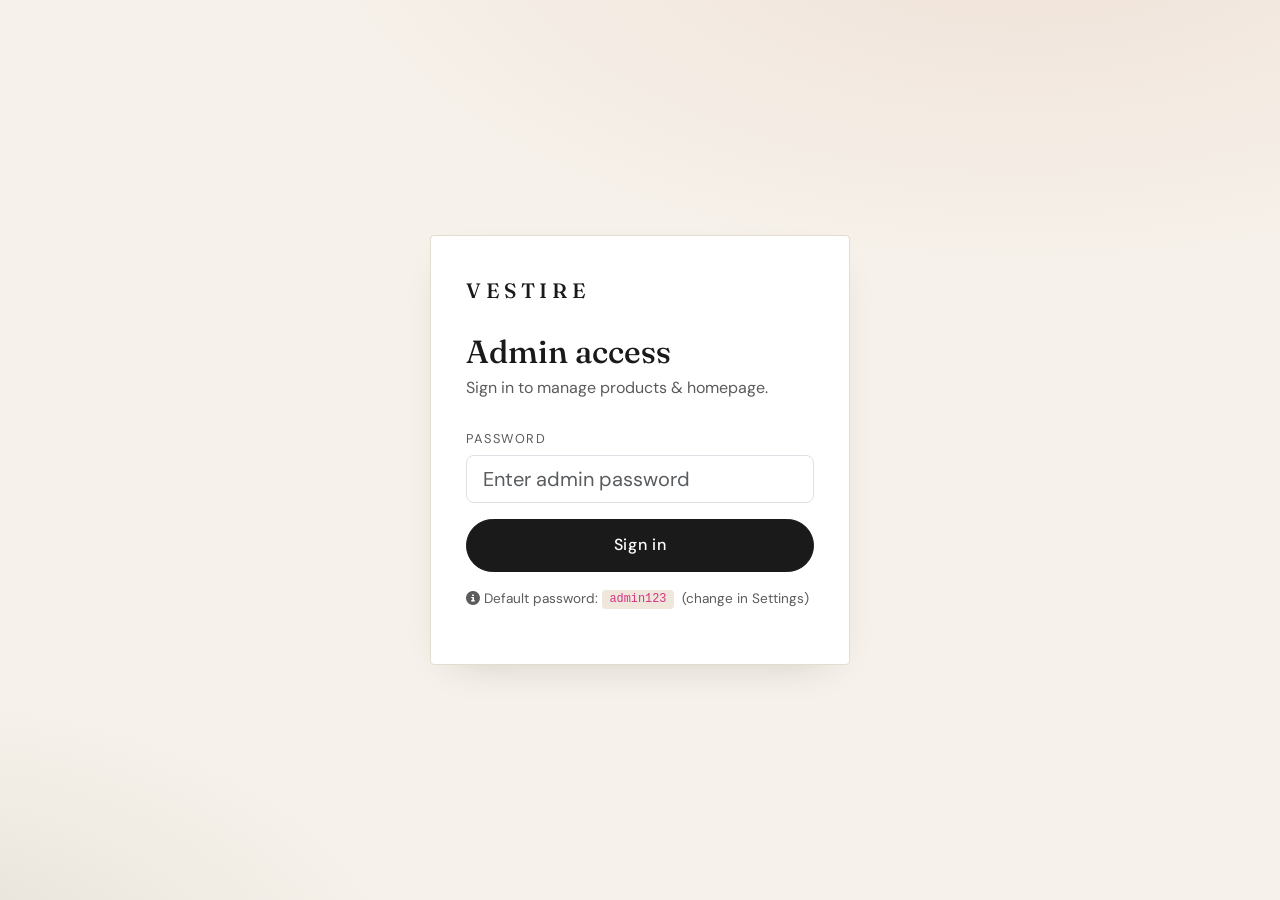
<file: admin.html>
<!DOCTYPE html>
<html lang="en">
<head>
  <meta charset="UTF-8" />
  <meta name="viewport" content="width=device-width, initial-scale=1.0" />
  <title>Admin · VESTIRE</title>
  <link href="https://cdn.jsdelivr.net/npm/bootstrap@5.3.2/dist/css/bootstrap.min.css" rel="stylesheet" />
  <link href="https://fonts.googleapis.com/css2?family=Fraunces:opsz,wght@9..144,300;9..144,400;9..144,500;9..144,600&family=DM+Sans:wght@300;400;500;600&display=swap" rel="stylesheet" />
  <link rel="stylesheet" href="https://cdnjs.cloudflare.com/ajax/libs/font-awesome/6.5.1/css/all.min.css" />
  <link rel="stylesheet" href="css/style.css" />
</head>
<body class="admin-body">

  <!-- LOGIN -->
  <section id="loginView" class="admin-login" data-testid="login-view">
    <div class="login-card">
      <a href="index.html" class="brand-mark login-brand" data-testid="login-brand">VESTIRE</a>
      <h2 class="login-title">Admin access</h2>
      <p class="login-sub">Sign in to manage products &amp; homepage.</p>
      <form id="loginForm" autocomplete="off">
        <div class="mb-3">
          <label class="form-label">Password</label>
          <input type="password" class="form-control form-control-lg" id="pwInput" placeholder="Enter admin password" required data-testid="login-password"/>
        </div>
        <div class="text-danger small mb-3 d-none" id="loginError" data-testid="login-error">Wrong password. Try again.</div>
        <button class="btn btn-dark btn-pill w-100" type="submit" data-testid="login-submit">Sign in</button>
      </form>
      <p class="login-hint mt-3" data-testid="login-hint">
        <i class="fa-solid fa-circle-info"></i>
        Default password: <code>admin123</code> &nbsp;(change in Settings)
      </p>
    </div>
  </section>

  <!-- DASHBOARD -->
  <section id="dashView" class="admin-dash d-none" data-testid="dash-view">
    <aside class="admin-side">
      <div class="brand-mark admin-brand">VESTIRE</div>
      <p class="admin-sub">Admin Panel</p>
      <nav class="admin-nav" data-testid="admin-nav">
        <a href="#" class="admin-link active" data-tab="products" data-testid="tab-products"><i class="fa-solid fa-tag"></i> Products</a>
        <a href="#" class="admin-link" data-tab="hero" data-testid="tab-hero"><i class="fa-regular fa-image"></i> Homepage</a>
        <a href="#" class="admin-link" data-tab="settings" data-testid="tab-settings"><i class="fa-solid fa-gear"></i> Settings</a>
      </nav>
      <div class="admin-side-bottom">
        <a href="index.html" class="admin-link" data-testid="view-site"><i class="fa-solid fa-arrow-up-right-from-square"></i> View site</a>
        <a href="#" class="admin-link" id="logoutBtn" data-testid="logout-btn"><i class="fa-solid fa-right-from-bracket"></i> Sign out</a>
      </div>
    </aside>

    <main class="admin-main">
      <!-- PRODUCTS TAB -->
      <div class="admin-tab" id="tab-products" data-testid="products-pane">
        <div class="admin-head d-flex justify-content-between align-items-center flex-wrap gap-3">
          <div>
            <h2 class="admin-title">Products</h2>
            <p class="admin-desc">Add, edit, or remove items from your catalog.</p>
          </div>
          <button class="btn btn-dark btn-pill" id="newProductBtn" data-testid="new-product-btn"><i class="fa-solid fa-plus me-2"></i>New product</button>
        </div>

        <div class="admin-stats row g-3 mb-4" data-testid="admin-stats">
          <div class="col-md-4"><div class="stat-card"><span class="stat-label">Total products</span><span class="stat-value" id="statCount">0</span></div></div>
          <div class="col-md-4"><div class="stat-card"><span class="stat-label">Categories</span><span class="stat-value" id="statCats">0</span></div></div>
          <div class="col-md-4"><div class="stat-card"><span class="stat-label">Avg. price</span><span class="stat-value" id="statAvg">&#8377;0</span></div></div>
        </div>

        <div class="table-card">
          <table class="table align-middle admin-table" data-testid="products-table">
            <thead><tr><th>Image</th><th>Name</th><th>Category</th><th>Price</th><th class="text-end">Actions</th></tr></thead>
            <tbody id="productsBody"></tbody>
          </table>
        </div>
      </div>

      <!-- HERO TAB -->
      <div class="admin-tab d-none" id="tab-hero" data-testid="hero-pane">
        <div class="admin-head">
          <h2 class="admin-title">Homepage hero</h2>
          <p class="admin-desc">Change the headline, subtitle, image, and CTA shown at the top of your site.</p>
        </div>
        <div class="row g-4">
          <div class="col-lg-6">
            <form id="heroForm" class="form-card">
              <div class="mb-3"><label class="form-label">Eyebrow tag</label><input class="form-control" id="heroEyebrow" data-testid="hero-eyebrow-input"/></div>
              <div class="mb-3"><label class="form-label">Headline (use &lt;br&gt; for line break, &lt;em&gt; for italic)</label><textarea class="form-control" id="heroTitle" rows="2" data-testid="hero-title-input"></textarea></div>
              <div class="mb-3"><label class="form-label">Subtitle</label><textarea class="form-control" id="heroSubtitle" rows="3" data-testid="hero-subtitle-input"></textarea></div>
              <div class="mb-3"><label class="form-label">Image URL</label><input class="form-control" id="heroImageUrl" data-testid="hero-image-input"/></div>
              <div class="mb-3"><label class="form-label">Image caption</label><input class="form-control" id="heroCaption" data-testid="hero-caption-input"/></div>
              <button type="submit" class="btn btn-dark btn-pill" data-testid="hero-save-btn">Save changes</button>
              <span class="ms-3 small text-success d-none" id="heroSaved" data-testid="hero-saved-msg">Saved ✓</span>
            </form>
          </div>
          <div class="col-lg-6">
            <label class="form-label">Live preview</label>
            <div class="hero-preview" data-testid="hero-preview">
              <img id="heroPreviewImg" alt=""/>
              <div class="hero-preview-text">
                <span class="eyebrow" id="heroPreviewEyebrow"></span>
                <h3 id="heroPreviewTitle"></h3>
                <p id="heroPreviewSub"></p>
              </div>
            </div>
          </div>
        </div>
      </div>

      <!-- SETTINGS TAB -->
      <div class="admin-tab d-none" id="tab-settings" data-testid="settings-pane">
        <div class="admin-head">
          <h2 class="admin-title">Settings</h2>
          <p class="admin-desc">Change admin password or reset all content to defaults.</p>
        </div>
        <div class="row g-4">
          <div class="col-lg-6">
            <form id="pwForm" class="form-card">
              <h5>Change password</h5>
              <div class="mb-3"><label class="form-label">Current password</label><input type="password" class="form-control" id="curPw" required data-testid="cur-pw"/></div>
              <div class="mb-3"><label class="form-label">New password</label><input type="password" class="form-control" id="newPw" required minlength="4" data-testid="new-pw"/></div>
              <button class="btn btn-dark btn-pill" type="submit" data-testid="save-pw-btn">Update password</button>
              <span class="ms-3 small d-none" id="pwMsg" data-testid="pw-msg"></span>
            </form>
          </div>
          <div class="col-lg-6">
            <div class="form-card">
              <h5>Reset content</h5>
              <p class="text-muted small">This will delete all your custom products and hero settings, restoring the default demo content.</p>
              <button class="btn btn-outline-danger btn-pill" id="resetBtn" data-testid="reset-btn"><i class="fa-solid fa-rotate-left me-2"></i>Reset to defaults</button>
            </div>
          </div>
        </div>
      </div>
    </main>
  </section>

  <!-- Product modal -->
  <div class="modal fade" id="productModal" tabindex="-1" aria-hidden="true">
    <div class="modal-dialog modal-dialog-centered modal-lg">
      <div class="modal-content">
        <div class="modal-header">
          <h5 class="modal-title" id="productModalTitle">New product</h5>
          <button type="button" class="btn-close" data-bs-dismiss="modal" aria-label="Close"></button>
        </div>
        <div class="modal-body">
          <form id="productForm">
            <input type="hidden" id="prodId"/>
            <div class="row g-3">
              <div class="col-md-8"><label class="form-label">Name</label><input class="form-control" id="prodName" required data-testid="prod-name"/></div>
              <div class="col-md-4"><label class="form-label">Price (&#8377;)</label><input type="number" class="form-control" id="prodPrice" required min="0" data-testid="prod-price"/></div>
              <div class="col-md-6"><label class="form-label">Category</label>
                <select class="form-select" id="prodCategory" required data-testid="prod-category">
                  <option value="Women">Women</option>
                  <option value="Men">Men</option>
                </select>
              </div>
              <div class="col-md-6"><label class="form-label">Tag (optional)</label><input class="form-control" id="prodTag" placeholder="New, Best seller…" data-testid="prod-tag"/></div>
              <div class="col-12"><label class="form-label">Image URL</label><input class="form-control" id="prodImage" required placeholder="https://…" data-testid="prod-image"/></div>
              <div class="col-12"><label class="form-label">Short description</label><textarea class="form-control" id="prodDesc" rows="2" data-testid="prod-desc"></textarea></div>
            </div>
          </form>
        </div>
        <div class="modal-footer">
          <button class="btn btn-link" data-bs-dismiss="modal">Cancel</button>
          <button class="btn btn-dark btn-pill" id="saveProductBtn" data-testid="save-product-btn">Save product</button>
        </div>
      </div>
    </div>
  </div>

  <!-- Toast -->
  <div class="toast-stack" id="toastStack" data-testid="toast-stack"></div>

  <script src="https://cdn.jsdelivr.net/npm/bootstrap@5.3.2/dist/js/bootstrap.bundle.min.js"></script>
  <script src="js/data.js"></script>
  <script src="js/admin.js"></script>
</body>
</html>
</file>
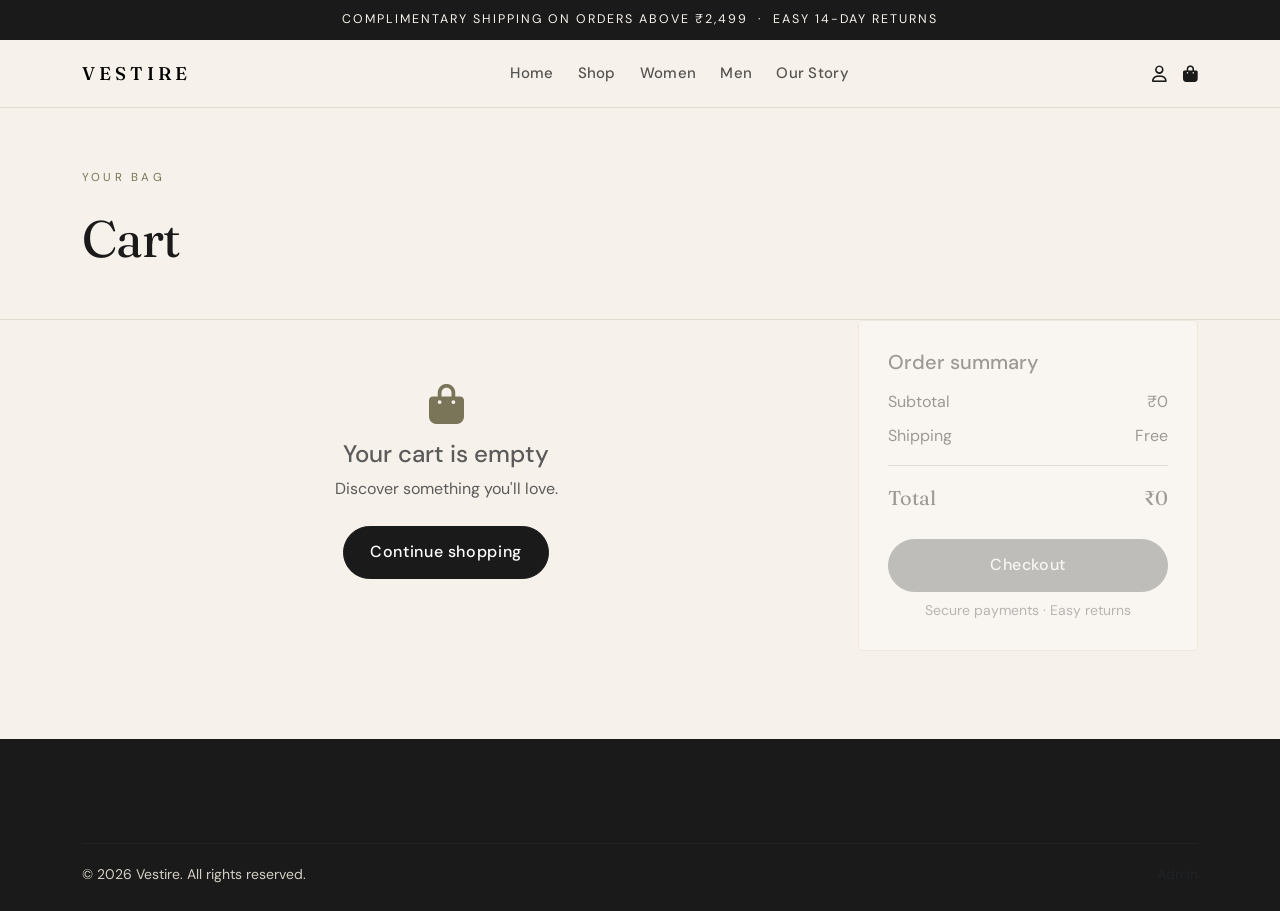
<file: cart.html>
<!DOCTYPE html>
<html lang="en">
<head>
  <meta charset="UTF-8" />
  <meta name="viewport" content="width=device-width, initial-scale=1.0" />
  <title>Cart — VESTIRE</title>
  <link href="https://cdn.jsdelivr.net/npm/bootstrap@5.3.2/dist/css/bootstrap.min.css" rel="stylesheet" />
  <link href="https://fonts.googleapis.com/css2?family=Fraunces:opsz,wght@9..144,300;9..144,400;9..144,500;9..144,600&family=DM+Sans:wght@300;400;500;600&display=swap" rel="stylesheet" />
  <link rel="stylesheet" href="https://cdnjs.cloudflare.com/ajax/libs/font-awesome/6.5.1/css/all.min.css" />
  <link rel="stylesheet" href="css/style.css" />
</head>
<body>

  <div class="announcement-bar">Complimentary shipping on orders above &#8377;2,499 &nbsp;·&nbsp; Easy 14-day returns</div>

  <nav class="navbar navbar-expand-lg site-navbar sticky-top">
    <div class="container">
      <a class="navbar-brand brand-mark" href="index.html">VESTIRE</a>
      <button class="navbar-toggler" type="button" data-bs-toggle="collapse" data-bs-target="#navMenu" aria-label="Toggle navigation">
        <span class="navbar-toggler-icon"></span>
      </button>
      <div class="collapse navbar-collapse" id="navMenu">
        <ul class="navbar-nav mx-auto gap-lg-4">
          <li class="nav-item"><a class="nav-link" href="index.html">Home</a></li>
          <li class="nav-item"><a class="nav-link" href="shop.html">Shop</a></li>
          <li class="nav-item"><a class="nav-link" href="shop.html?cat=Women">Women</a></li>
          <li class="nav-item"><a class="nav-link" href="shop.html?cat=Men">Men</a></li>
          <li class="nav-item"><a class="nav-link" href="index.html#story">Our Story</a></li>
        </ul>
        <div class="nav-actions d-flex align-items-center gap-3">
          <a href="admin.html" class="nav-icon" aria-label="Admin"><i class="fa-regular fa-user"></i></a>
          <a href="cart.html" class="nav-icon cart-icon position-relative active" aria-label="Cart">
            <i class="fa-solid fa-bag-shopping"></i>
            <span class="cart-badge" data-testid="cart-count">0</span>
          </a>
        </div>
      </div>
    </div>
  </nav>

  <header class="shop-header" data-testid="cart-header">
    <div class="container">
      <span class="eyebrow">Your bag</span>
      <h1 class="display-shop">Cart</h1>
    </div>
  </header>

  <section class="section pt-0">
    <div class="container">
      <div class="row g-5">
        <div class="col-lg-8">
          <div id="cartItems" data-testid="cart-items"></div>
          <div class="empty-state d-none" id="emptyCart" data-testid="empty-cart">
            <i class="fa-solid fa-bag-shopping"></i>
            <h4>Your cart is empty</h4>
            <p>Discover something you'll love.</p>
            <a href="shop.html" class="btn btn-dark btn-pill mt-2">Continue shopping</a>
          </div>
        </div>
        <div class="col-lg-4">
          <div class="summary-card" id="summaryCard" data-testid="summary-card">
            <h5 class="mb-3">Order summary</h5>
            <div class="summary-row"><span>Subtotal</span><span data-testid="subtotal" id="subtotal">&#8377;0</span></div>
            <div class="summary-row"><span>Shipping</span><span data-testid="shipping" id="shipping">Free</span></div>
            <hr/>
            <div class="summary-row total-row"><span>Total</span><span data-testid="total" id="total">&#8377;0</span></div>
            <button class="btn btn-dark btn-pill w-100 mt-3" id="checkoutBtn" data-testid="checkout-btn">Checkout</button>
            <small class="text-muted d-block mt-2 text-center">Secure payments · Easy returns</small>
          </div>
        </div>
      </div>
    </div>
  </section>

  <footer class="site-footer">
    <div class="container">
      <hr class="footer-divider"/>
      <div class="d-flex flex-wrap justify-content-between gap-2 small">
        <span>© <span id="copyYear"></span> Vestire. All rights reserved.</span>
        <span><a href="admin.html" class="text-muted">Admin</a></span>
      </div>
    </div>
  </footer>

  <!-- Checkout success modal -->
  <div class="modal fade" id="successModal" tabindex="-1" aria-hidden="true">
    <div class="modal-dialog modal-dialog-centered">
      <div class="modal-content success-modal">
        <div class="modal-body text-center p-5">
          <div class="success-icon"><i class="fa-solid fa-check"></i></div>
          <h4 class="mt-3">Order placed (demo)</h4>
          <p class="text-muted">In a real store this would process payment. For this demo, your cart has been cleared.</p>
          <button class="btn btn-dark btn-pill mt-2" data-bs-dismiss="modal" data-testid="success-close">Continue</button>
        </div>
      </div>
    </div>
  </div>

  <script src="https://cdn.jsdelivr.net/npm/bootstrap@5.3.2/dist/js/bootstrap.bundle.min.js"></script>
  <script src="js/data.js"></script>
  <script src="js/main.js"></script>
</body>
</html>
</file>
<file: css/style.css>
/* ============================================================
   VESTIRE — Clothing Boutique
   Aesthetic: warm minimalist · editorial · premium
   ============================================================ */

:root {
  --bg: #f6f1ea;          /* warm cream */
  --bg-2: #efe7db;        /* deeper cream */
  --ink: #1a1a1a;         /* deep charcoal */
  --ink-soft: #5b5b5b;
  --line: #e3dccf;
  --accent: #b5552d;      /* warm terracotta */
  --accent-2: #7a7458;    /* olive */
  --paper: #ffffff;
  --shadow: 0 14px 40px -22px rgba(26,26,26,.22);
  --radius: 4px;
}

* { box-sizing: border-box; }

html, body {
  background: var(--bg);
  color: var(--ink);
  font-family: 'DM Sans', system-ui, sans-serif;
  font-size: 16px;
  line-height: 1.55;
  -webkit-font-smoothing: antialiased;
}

::selection { background: var(--ink); color: var(--bg); }

a { color: var(--ink); text-decoration: none; transition: opacity .25s ease, color .25s ease; }
a:hover { opacity: .65; }

/* ---------- Typography ---------- */
.brand-mark {
  font-family: 'Fraunces', serif;
  font-weight: 500;
  letter-spacing: .22em;
  font-size: 1.15rem;
  text-transform: uppercase;
}
.display-hero {
  font-family: 'Fraunces', serif;
  font-weight: 400;
  font-size: clamp(2.6rem, 5.6vw, 5rem);
  line-height: 1.04;
  letter-spacing: -.01em;
  margin: 0 0 1.4rem;
}
.display-hero em { font-style: italic; color: var(--accent); font-variation-settings: \"opsz\" 144; }
.display-shop {
  font-family: 'Fraunces', serif;
  font-weight: 400;
  font-size: clamp(2.2rem, 4vw, 3.4rem);
  margin: .4rem 0 .6rem;
  letter-spacing: -.01em;
}
.section-title {
  font-family: 'Fraunces', serif;
  font-weight: 400;
  font-size: clamp(1.8rem, 3.2vw, 2.8rem);
  margin: .4rem 0 0;
  letter-spacing: -.01em;
  line-height: 1.1;
}
.eyebrow {
  display: inline-block;
  font-size: .72rem;
  letter-spacing: .28em;
  text-transform: uppercase;
  color: var(--accent-2);
  margin-bottom: .9rem;
}
.lead-paragraph {
  font-size: 1.07rem;
  color: var(--ink-soft);
  max-width: 46ch;
  margin-bottom: 2rem;
}

/* ---------- Buttons ---------- */
.btn-pill {
  border-radius: 999px;
  padding: .85rem 1.6rem;
  font-weight: 500;
  letter-spacing: .04em;
  transition: transform .25s ease, background .25s ease, color .25s ease, box-shadow .25s ease;
}
.btn-pill:hover { transform: translateY(-1px); }
.btn-dark { background: var(--ink); border-color: var(--ink); }
.btn-dark:hover { background: var(--accent); border-color: var(--accent); }
.btn-outline-dark { border-color: var(--ink); color: var(--ink); }
.btn-outline-dark:hover { background: var(--ink); color: var(--bg); }
.link-underline {
  border-bottom: 1px solid currentColor;
  padding-bottom: 2px;
  font-weight: 500;
  font-size: .95rem;
}

/* ---------- Announcement & Nav ---------- */
.announcement-bar {
  background: var(--ink);
  color: var(--bg);
  text-align: center;
  font-size: .78rem;
  letter-spacing: .16em;
  text-transform: uppercase;
  padding: .65rem 1rem;
}
.site-navbar {
  background: var(--bg);
  border-bottom: 1px solid var(--line);
  padding: .9rem 0;
}
.site-navbar .nav-link {
  font-size: .94rem;
  font-weight: 500;
  letter-spacing: .02em;
  position: relative;
  padding: .25rem 0 !important;
}
.site-navbar .nav-link::after {
  content: \"\";
  position: absolute;
  bottom: -3px; left: 0;
  width: 0; height: 1px;
  background: var(--ink);
  transition: width .35s ease;
}
.site-navbar .nav-link:hover::after,
.site-navbar .nav-link.active::after { width: 100%; }
.nav-icon { font-size: 1.05rem; color: var(--ink); }
.cart-badge {
  position: absolute;
  top: -6px; right: -10px;
  background: var(--accent);
  color: #fff;
  font-size: .65rem;
  min-width: 18px;
  height: 18px;
  border-radius: 50%;
  display: inline-flex;
  align-items: center;
  justify-content: center;
  font-weight: 600;
}

/* ---------- Hero ---------- */
.hero { padding: 5rem 0 4rem; position: relative; }
.hero-text-col { padding-right: 2rem; }
.hero-cta-group {
  display: flex;
  align-items: center;
  gap: 1.5rem;
  flex-wrap: wrap;
}
.hero-image-wrap {
  position: relative;
  aspect-ratio: 4/5;
  overflow: hidden;
  border-radius: var(--radius);
  box-shadow: var(--shadow);
  background: var(--bg-2);
}
.hero-image {
  width: 100%;
  height: 100%;
  object-fit: cover;
  transition: transform 1.2s cubic-bezier(.2,.7,.2,1);
}
.hero-image-wrap:hover .hero-image { transform: scale(1.04); }
.hero-tag {
  position: absolute;
  bottom: 1.2rem; left: 1.2rem;
  background: rgba(255,255,255,.92);
  color: var(--ink);
  padding: .55rem .95rem;
  font-size: .8rem;
  letter-spacing: .14em;
  text-transform: uppercase;
  border-radius: 999px;
}

/* ---------- Marquee ---------- */
.marquee-strip {
  background: var(--ink);
  color: var(--bg);
  overflow: hidden;
  padding: .9rem 0;
  border-top: 1px solid var(--ink);
  border-bottom: 1px solid var(--ink);
}
.marquee-track {
  display: flex;
  gap: 2rem;
  white-space: nowrap;
  animation: marquee 26s linear infinite;
  font-size: .82rem;
  letter-spacing: .22em;
  text-transform: uppercase;
}
.marquee-track span:nth-child(even) { color: var(--accent); }
@keyframes marquee {
  from { transform: translateX(0); }
  to { transform: translateX(-50%); }
}

/* ---------- Sections ---------- */
.section { padding: 5.5rem 0; }
.section-cream { background: var(--bg-2); }
.section-head { margin-bottom: 2.5rem; }

/* ---------- Category cards ---------- */
.cat-card {
  position: relative;
  overflow: hidden;
  aspect-ratio: 3/4;
  border-radius: var(--radius);
  cursor: pointer;
}
.cat-card img {
  width: 100%;
  height: 100%;
  object-fit: cover;
  transition: transform 1.2s cubic-bezier(.2,.7,.2,1);
  filter: brightness(.9);
}
.cat-card:hover img { transform: scale(1.06); }
.cat-card-overlay {
  position: absolute;
  inset: 0;
  background: linear-gradient(180deg, transparent 50%, rgba(0,0,0,.55) 100%);
}
.cat-card-label {
  position: absolute;
  bottom: 1.4rem; left: 1.4rem; right: 1.4rem;
  color: #fff;
  display: flex;
  justify-content: space-between;
  align-items: center;
}
.cat-card-label h4 {
  font-family: 'Fraunces', serif;
  font-weight: 400;
  font-size: 1.55rem;
  margin: 0;
}
.cat-card-label .arrow {
  width: 38px; height: 38px;
  border: 1px solid #fff;
  border-radius: 50%;
  display: grid;
  place-items: center;
  font-size: .8rem;
  transition: background .3s, color .3s;
}
.cat-card:hover .cat-card-label .arrow { background: #fff; color: var(--ink); }

/* ---------- Product cards ---------- */
.product-card {
  display: block;
  background: transparent;
}
.product-image-wrap {
  position: relative;
  aspect-ratio: 3/4;
  overflow: hidden;
  border-radius: var(--radius);
  background: var(--bg-2);
  margin-bottom: 1rem;
}
.product-image-wrap img {
  width: 100%; height: 100%;
  object-fit: cover;
  transition: transform 1s cubic-bezier(.2,.7,.2,1);
}
.product-card:hover .product-image-wrap img { transform: scale(1.05); }
.product-tag {
  position: absolute;
  top: 1rem; left: 1rem;
  background: var(--paper);
  color: var(--ink);
  padding: .35rem .75rem;
  font-size: .7rem;
  letter-spacing: .14em;
  text-transform: uppercase;
  border-radius: 999px;
}
.add-to-cart-btn {
  position: absolute;
  bottom: 1rem;
  left: 1rem; right: 1rem;
  background: var(--ink);
  color: var(--bg);
  border: none;
  padding: .8rem 1rem;
  border-radius: 999px;
  font-size: .82rem;
  letter-spacing: .14em;
  text-transform: uppercase;
  opacity: 0;
  transform: translateY(8px);
  transition: opacity .35s ease, transform .35s ease, background .25s ease;
  cursor: pointer;
}
.add-to-cart-btn:hover { background: var(--accent); }
.product-card:hover .add-to-cart-btn { opacity: 1; transform: translateY(0); }
.product-meta { display: flex; justify-content: space-between; align-items: baseline; gap: .5rem; }
.product-name { font-size: .98rem; font-weight: 500; color: var(--ink); margin: 0; }
.product-cat { font-size: .78rem; color: var(--ink-soft); letter-spacing: .08em; text-transform: uppercase; }
.product-price { font-family: 'Fraunces', serif; font-size: 1.05rem; font-weight: 500; }

/* ---------- Story section ---------- */
.story-section { background: var(--paper); }
.story-image-stack { position: relative; aspect-ratio: 1/1; }
.story-image {
  position: absolute;
  border-radius: var(--radius);
  object-fit: cover;
  box-shadow: var(--shadow);
}
.story-image-1 { width: 75%; height: 88%; top: 0; left: 0; }
.story-image-2 { width: 48%; height: 48%; bottom: 0; right: 0; border: 8px solid var(--bg); }
.story-bullets { list-style: none; padding: 0; margin: 1rem 0 1.8rem; }
.story-bullets li {
  display: flex; align-items: center; gap: .8rem;
  padding: .7rem 0;
  border-bottom: 1px solid var(--line);
  font-size: 1rem;
}
.story-bullets i { color: var(--accent); width: 22px; }
.story-bullets li:last-child { border-bottom: none; }

/* ---------- Testimonial ---------- */
.testimonial-section { background: var(--bg-2); }
.quote-icon { font-size: 1.6rem; color: var(--accent); opacity: .55; }
.testimonial-quote {
  font-family: 'Fraunces', serif;
  font-weight: 400;
  font-size: clamp(1.4rem, 2.4vw, 2.05rem);
  line-height: 1.35;
  max-width: 760px;
  margin: 1.5rem auto;
  font-style: italic;
}
.testimonial-meta { font-size: .9rem; color: var(--ink-soft); }

/* ---------- Newsletter ---------- */
.newsletter-section { background: var(--bg); }
.newsletter-card {
  background: var(--paper);
  padding: 3rem;
  border-radius: var(--radius);
  border: 1px solid var(--line);
}
.newsletter-form {
  display: flex; gap: .6rem; flex-wrap: wrap;
}
.newsletter-form .form-control {
  flex: 1; min-width: 200px;
  border-radius: 999px;
  padding: .85rem 1.3rem;
  border: 1px solid var(--line);
  background: var(--bg);
}
.newsletter-form .form-control:focus { box-shadow: none; border-color: var(--ink); }
.newsletter-note { display: inline-block; margin-top: .7rem; color: var(--accent-2); }

/* ---------- Footer ---------- */
.site-footer {
  background: var(--ink);
  color: #d4cfc4;
  padding: 4rem 0 1.6rem;
}
.site-footer h6 {
  color: var(--bg);
  font-size: .78rem;
  letter-spacing: .22em;
  text-transform: uppercase;
  margin-bottom: 1rem;
}
.site-footer ul { list-style: none; padding: 0; margin: 0; }
.site-footer ul li { margin-bottom: .55rem; }
.site-footer a { color: #d4cfc4; }
.site-footer a:hover { color: var(--bg); opacity: 1; }
.footer-brand { color: var(--bg); font-size: 1.6rem; }
.footer-tagline { color: #b9b2a4; margin: .8rem 0 1.4rem; max-width: 32ch; }
.footer-divider { border-color: #3a3a3a; margin: 2.5rem 0 1.2rem; }
.social-row { display: flex; gap: 1rem; font-size: 1.1rem; }

/* ---------- Shop page ---------- */
.shop-header {
  background: var(--bg);
  padding: 3.5rem 0 2.5rem;
  border-bottom: 1px solid var(--line);
}
.shop-toolbar {
  padding: 1.2rem 0 2rem;
  border-bottom: 1px solid var(--line);
  margin-bottom: 2rem;
}
.filter-pill {
  border: 1px solid var(--line);
  background: transparent;
  padding: .4rem 1.05rem;
  border-radius: 999px;
  font-size: .85rem;
  cursor: pointer;
  transition: all .25s ease;
}
.filter-pill:hover { border-color: var(--ink); }
.filter-pill.active { background: var(--ink); color: var(--bg); border-color: var(--ink); }
.sort-select {
  border-radius: 999px;
  border-color: var(--line);
  padding: .4rem 2rem .4rem 1rem;
  background-color: transparent;
}
.empty-state { text-align: center; padding: 4rem 1rem; color: var(--ink-soft); }
.empty-state i { font-size: 2.5rem; color: var(--accent-2); margin-bottom: 1rem; }

/* ---------- Cart page ---------- */
.cart-row {
  display: grid;
  grid-template-columns: 110px 1fr auto;
  gap: 1.2rem;
  align-items: center;
  padding: 1.3rem 0;
  border-bottom: 1px solid var(--line);
}
.cart-row img {
  width: 110px; height: 140px;
  object-fit: cover;
  border-radius: var(--radius);
}
.cart-row .qty-control {
  display: inline-flex; align-items: center; gap: .8rem;
  border: 1px solid var(--line);
  border-radius: 999px;
  padding: .25rem .7rem;
  margin-top: .6rem;
}
.cart-row .qty-control button {
  background: none; border: none;
  font-size: 1rem; cursor: pointer; color: var(--ink);
}
.cart-row .remove-btn {
  background: none; border: none; color: var(--ink-soft);
  font-size: .82rem; text-decoration: underline; margin-top: .4rem;
  cursor: pointer;
}
.cart-row .remove-btn:hover { color: var(--accent); }
.summary-card {
  background: var(--paper);
  border: 1px solid var(--line);
  padding: 1.8rem;
  border-radius: var(--radius);
  position: sticky;
  top: 90px;
}
.summary-row { display: flex; justify-content: space-between; margin-bottom: .6rem; }
.total-row { font-family: 'Fraunces', serif; font-size: 1.25rem; }
.success-icon {
  width: 56px; height: 56px; border-radius: 50%;
  background: var(--accent); color: #fff;
  display: grid; place-items: center; margin: 0 auto;
  font-size: 1.4rem;
}
.success-modal { border-radius: var(--radius); border: none; }

/* ============================================================
   ADMIN PANEL
   ============================================================ */
.admin-body { background: #f4efe7; }

/* Login */
.admin-login {
  min-height: 100vh;
  display: grid;
  place-items: center;
  padding: 2rem;
  background:
    radial-gradient(1200px 600px at 80% -10%, rgba(181,85,45,.10), transparent 60%),
    radial-gradient(900px 500px at -10% 110%, rgba(122,116,88,.14), transparent 60%),
    var(--bg);
}
.login-card {
  width: 100%;
  max-width: 420px;
  background: var(--paper);
  border: 1px solid var(--line);
  border-radius: var(--radius);
  padding: 2.4rem 2.2rem;
  box-shadow: var(--shadow);
}
.login-brand { display: block; margin-bottom: 1.6rem; font-size: 1.3rem; }
.login-title { font-family: 'Fraunces', serif; font-weight: 500; margin: 0 0 .3rem; }
.login-sub { color: var(--ink-soft); margin-bottom: 1.6rem; }
.login-hint { font-size: .85rem; color: var(--ink-soft); margin-top: 1rem; }
.login-hint code { background: var(--bg-2); padding: .15rem .45rem; border-radius: 4px; }

/* Dashboard */
.admin-dash {
  display: grid;
  grid-template-columns: 260px 1fr;
  min-height: 100vh;
}
.admin-side {
  background: var(--ink);
  color: #d4cfc4;
  padding: 2rem 1.4rem;
  display: flex;
  flex-direction: column;
}
.admin-brand { color: var(--bg); font-size: 1.3rem; }
.admin-sub { font-size: .76rem; letter-spacing: .22em; text-transform: uppercase; color: #999; margin: .2rem 0 2rem; }
.admin-nav { display: flex; flex-direction: column; gap: .25rem; flex: 1; }
.admin-link {
  display: flex; align-items: center; gap: .7rem;
  color: #d4cfc4;
  padding: .7rem .9rem;
  border-radius: var(--radius);
  font-size: .94rem;
  transition: background .25s, color .25s;
}
.admin-link i { width: 18px; }
.admin-link:hover { background: rgba(255,255,255,.06); color: var(--bg); opacity: 1; }
.admin-link.active { background: var(--bg); color: var(--ink); }
.admin-side-bottom { display: flex; flex-direction: column; gap: .2rem; margin-top: 1rem; padding-top: 1rem; border-top: 1px solid #2a2a2a; }

.admin-main { padding: 2.5rem 3rem; background: var(--bg); overflow-x: auto; }
.admin-title { font-family: 'Fraunces', serif; font-weight: 400; font-size: 2rem; margin: 0; }
.admin-desc { color: var(--ink-soft); margin: .3rem 0 1.8rem; }
.admin-head { margin-bottom: 2rem; }

.stat-card {
  background: var(--paper);
  border: 1px solid var(--line);
  border-radius: var(--radius);
  padding: 1.4rem 1.4rem;
  display: flex; flex-direction: column;
}
.stat-label { font-size: .76rem; letter-spacing: .2em; text-transform: uppercase; color: var(--ink-soft); }
.stat-value { font-family: 'Fraunces', serif; font-size: 1.9rem; margin-top: .4rem; }

.table-card {
  background: var(--paper);
  border: 1px solid var(--line);
  border-radius: var(--radius);
  overflow: hidden;
}
.admin-table { margin: 0; }
.admin-table thead th {
  background: var(--bg-2);
  border-bottom: 1px solid var(--line);
  font-size: .76rem;
  letter-spacing: .14em;
  text-transform: uppercase;
  color: var(--ink-soft);
  padding: .95rem 1.2rem;
  font-weight: 500;
}
.admin-table tbody td { padding: 1rem 1.2rem; vertical-align: middle; }
.admin-table tbody tr { border-bottom: 1px solid var(--line); }
.admin-table tbody tr:last-child { border-bottom: none; }
.admin-table .row-thumb {
  width: 56px; height: 70px;
  object-fit: cover;
  border-radius: var(--radius);
}
.admin-table .action-btn {
  background: none; border: 1px solid var(--line);
  padding: .35rem .7rem;
  border-radius: 999px;
  font-size: .82rem;
  cursor: pointer;
  margin-left: .35rem;
}
.admin-table .action-btn:hover { border-color: var(--ink); }
.admin-table .action-btn.delete:hover { background: #c0392b; color: #fff; border-color: #c0392b; }

.form-card {
  background: var(--paper);
  border: 1px solid var(--line);
  border-radius: var(--radius);
  padding: 1.8rem;
}
.form-card h5 { font-family: 'Fraunces', serif; font-weight: 500; margin-bottom: 1.2rem; }
.form-card .form-control,
.form-card .form-select { border-radius: var(--radius); border-color: var(--line); padding: .65rem .9rem; }
.form-card .form-control:focus,
.form-card .form-select:focus { box-shadow: none; border-color: var(--ink); }
.form-label { font-size: .8rem; letter-spacing: .12em; text-transform: uppercase; color: var(--ink-soft); margin-bottom: .35rem; }

.hero-preview {
  position: relative;
  border-radius: var(--radius);
  overflow: hidden;
  aspect-ratio: 4/5;
  background: var(--bg-2);
}
.hero-preview img { width: 100%; height: 100%; object-fit: cover; }
.hero-preview-text {
  position: absolute; bottom: 0; left: 0; right: 0;
  background: linear-gradient(transparent, rgba(0,0,0,.75));
  color: #fff;
  padding: 1.5rem;
}
.hero-preview-text h3 {
  font-family: 'Fraunces', serif;
  font-weight: 400;
  font-size: 1.6rem;
  margin: .3rem 0;
  line-height: 1.15;
}
.hero-preview-text p { font-size: .9rem; opacity: .9; margin: 0; }
.hero-preview-text .eyebrow { color: #ffd9c5; }

/* Toast */
.toast-stack {
  position: fixed;
  bottom: 1.6rem; right: 1.6rem;
  display: flex;
  flex-direction: column;
  gap: .6rem;
  z-index: 2000;
}
.toast-item {
  background: var(--ink);
  color: var(--bg);
  padding: .85rem 1.2rem;
  border-radius: 999px;
  font-size: .9rem;
  box-shadow: var(--shadow);
  animation: toastIn .35s ease;
}
.toast-item.success { background: #2a6a3f; }
.toast-item.error { background: #b53939; }
@keyframes toastIn {
  from { opacity: 0; transform: translateY(10px); }
  to { opacity: 1; transform: translateY(0); }
}

/* Modals */
.modal-content { border-radius: var(--radius); border: 1px solid var(--line); }
.modal-header, .modal-footer { border-color: var(--line); padding: 1.1rem 1.4rem; }
.modal-title { font-family: 'Fraunces', serif; font-weight: 500; }
.modal-body { padding: 1.4rem; }

/* ---------- Responsive ---------- */
@media (max-width: 991px) {
  .hero { padding: 3rem 0; }
  .hero-text-col { padding-right: 0; margin-bottom: 1.5rem; }
  .section { padding: 4rem 0; }
  .admin-dash { grid-template-columns: 1fr; }
  .admin-side { flex-direction: row; gap: .5rem; padding: 1rem; overflow-x: auto; }
  .admin-sub, .admin-side-bottom { display: none; }
  .admin-nav { flex-direction: row; flex: 1; }
  .admin-link { white-space: nowrap; padding: .55rem .8rem; font-size: .85rem; }
  .admin-main { padding: 1.5rem 1rem; }
  .cart-row { grid-template-columns: 90px 1fr; }
  .cart-row .cart-price-col { grid-column: 1/-1; text-align: right; }
  .newsletter-card { padding: 2rem 1.5rem; }
}

@media (max-width: 575px) {
  .display-hero { font-size: 2.4rem; }
  .hero-cta-group { gap: .8rem; }
  .section-head { margin-bottom: 1.6rem; }
}

/* Hide scrollbar on mobile admin nav */
.admin-side::-webkit-scrollbar { display: none; }
</file>
